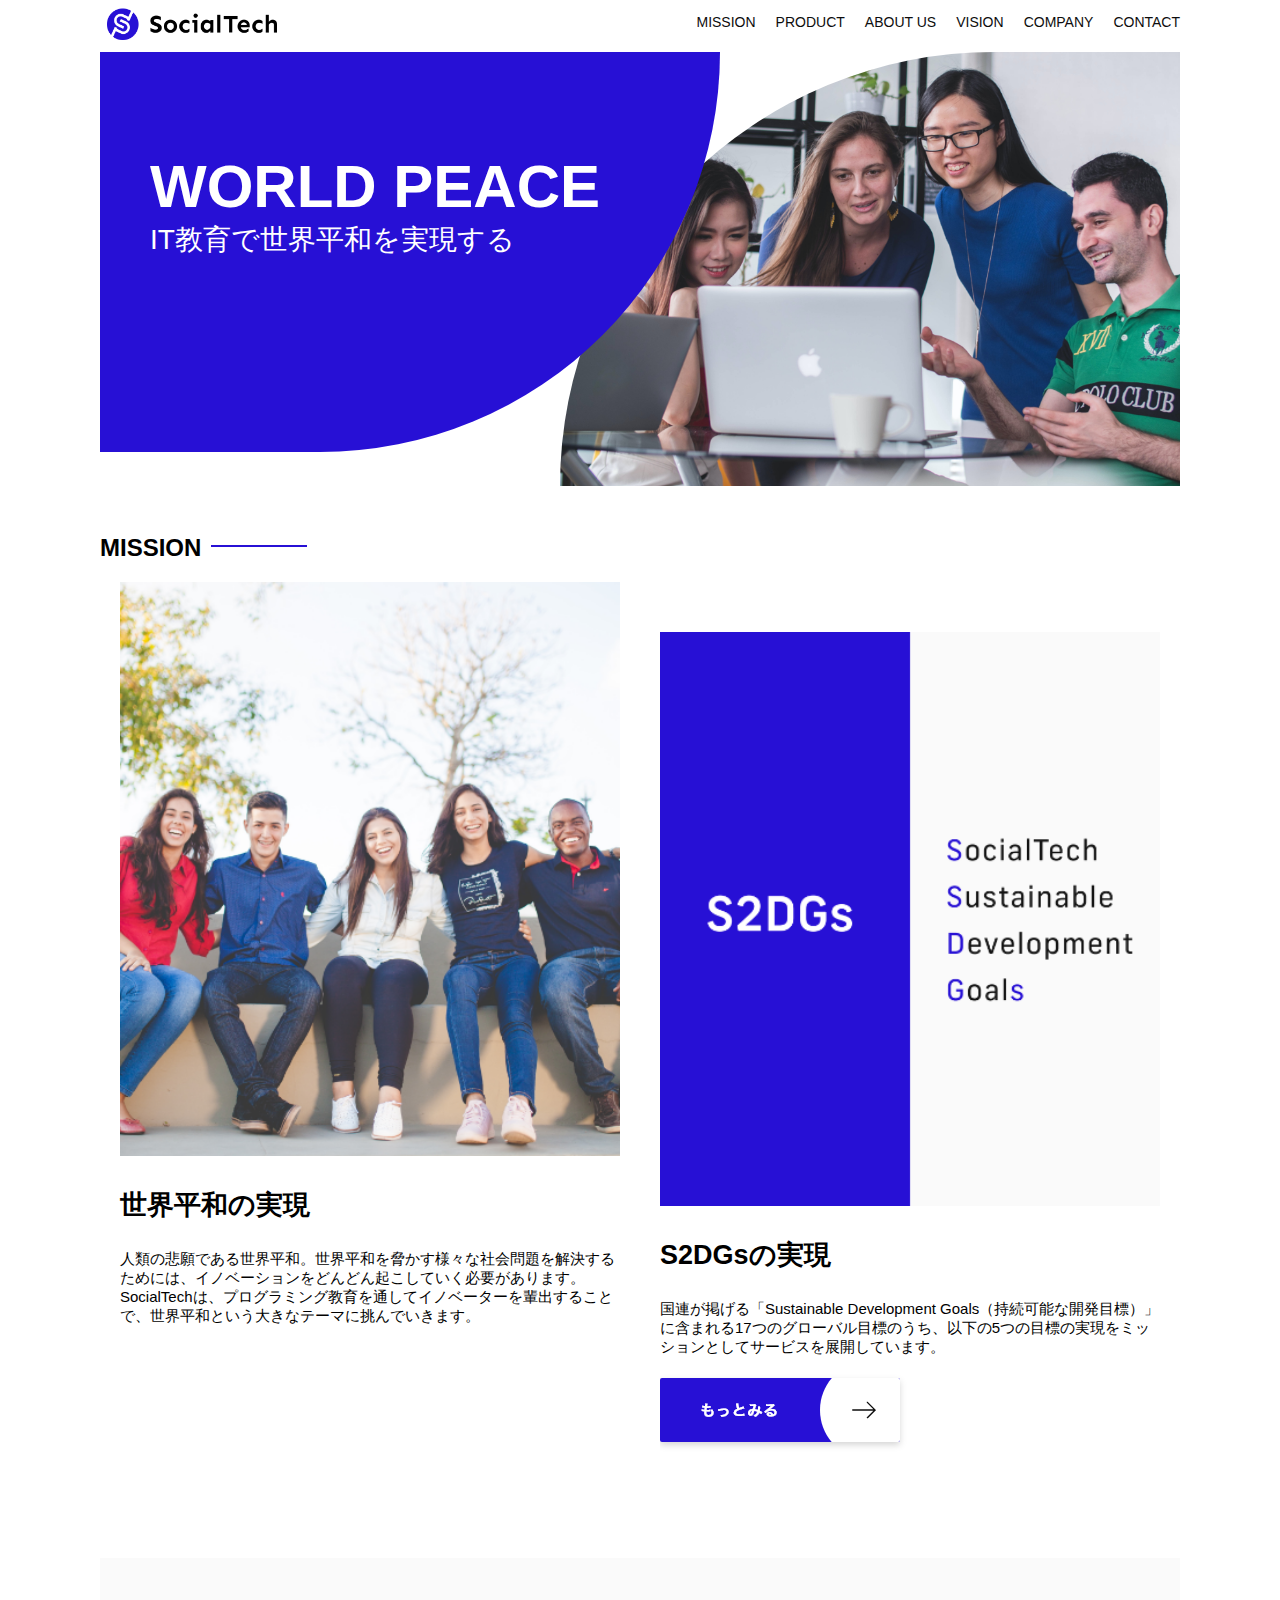
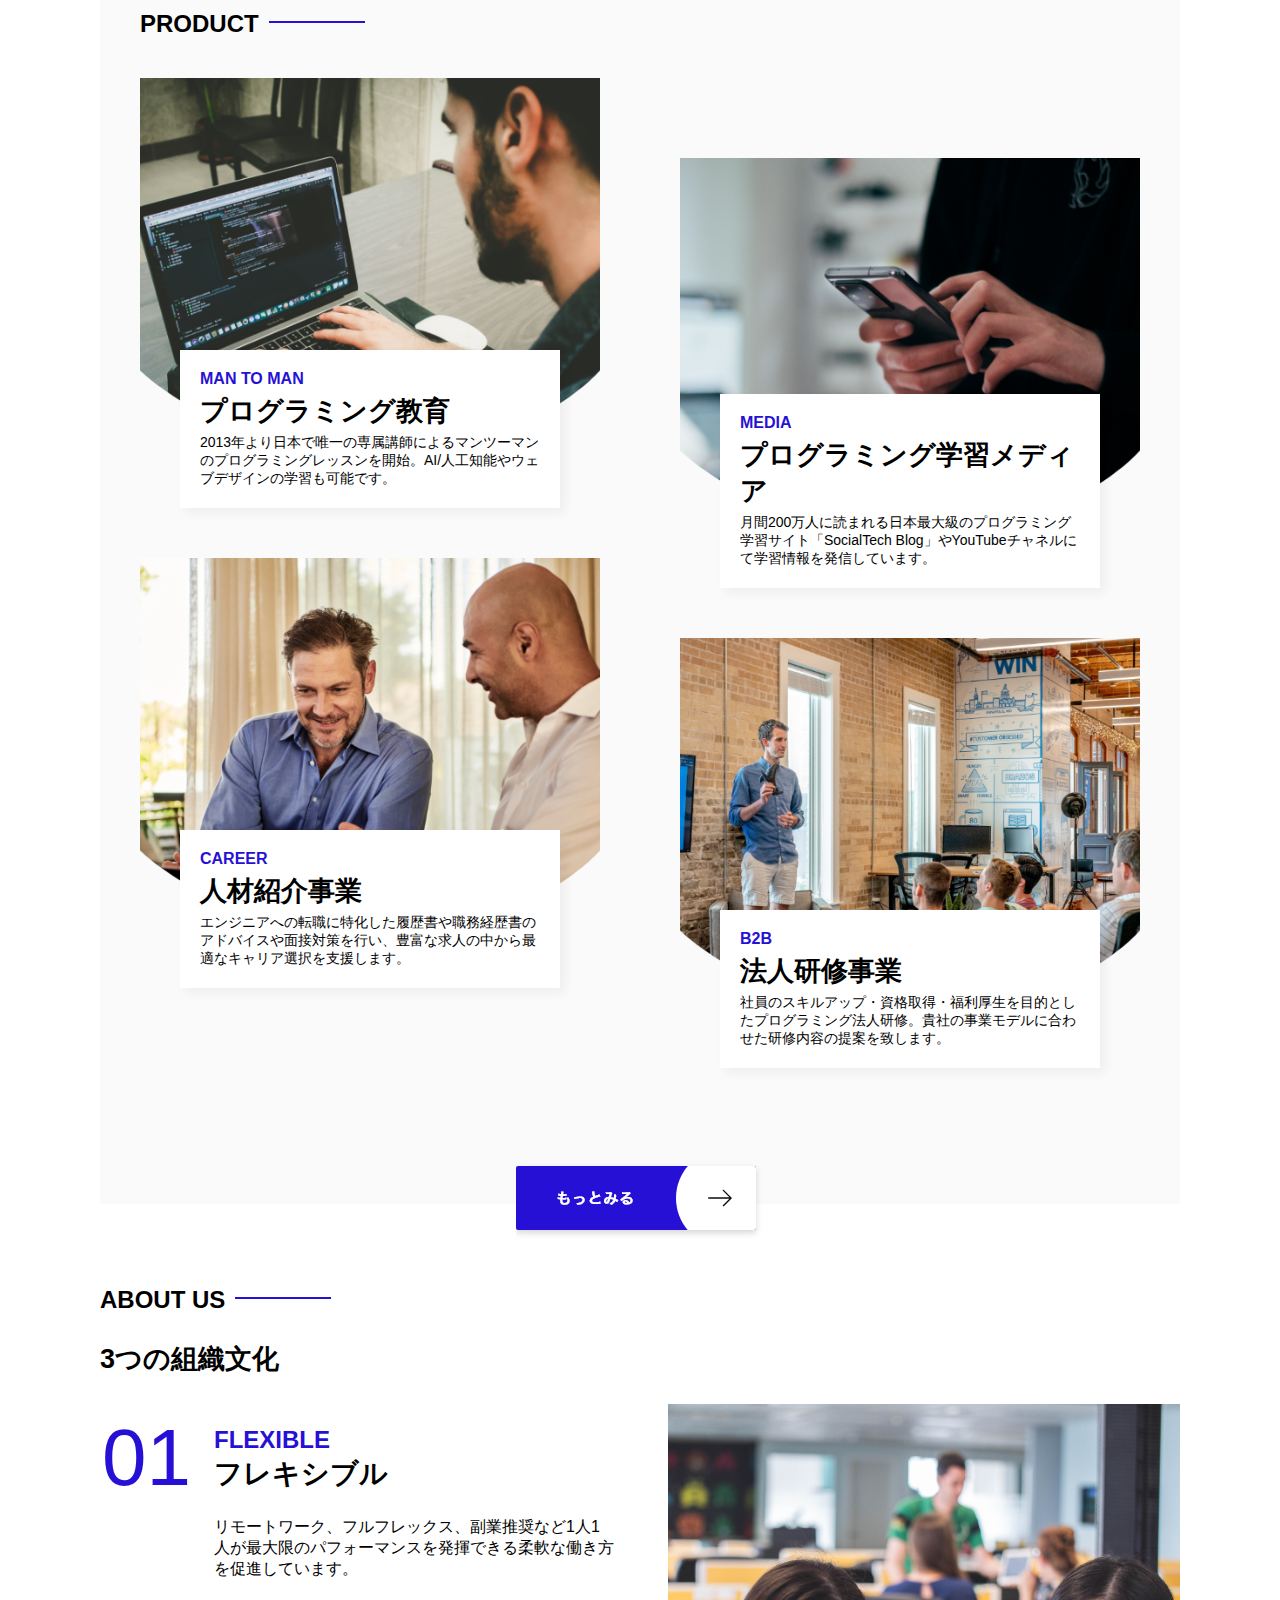
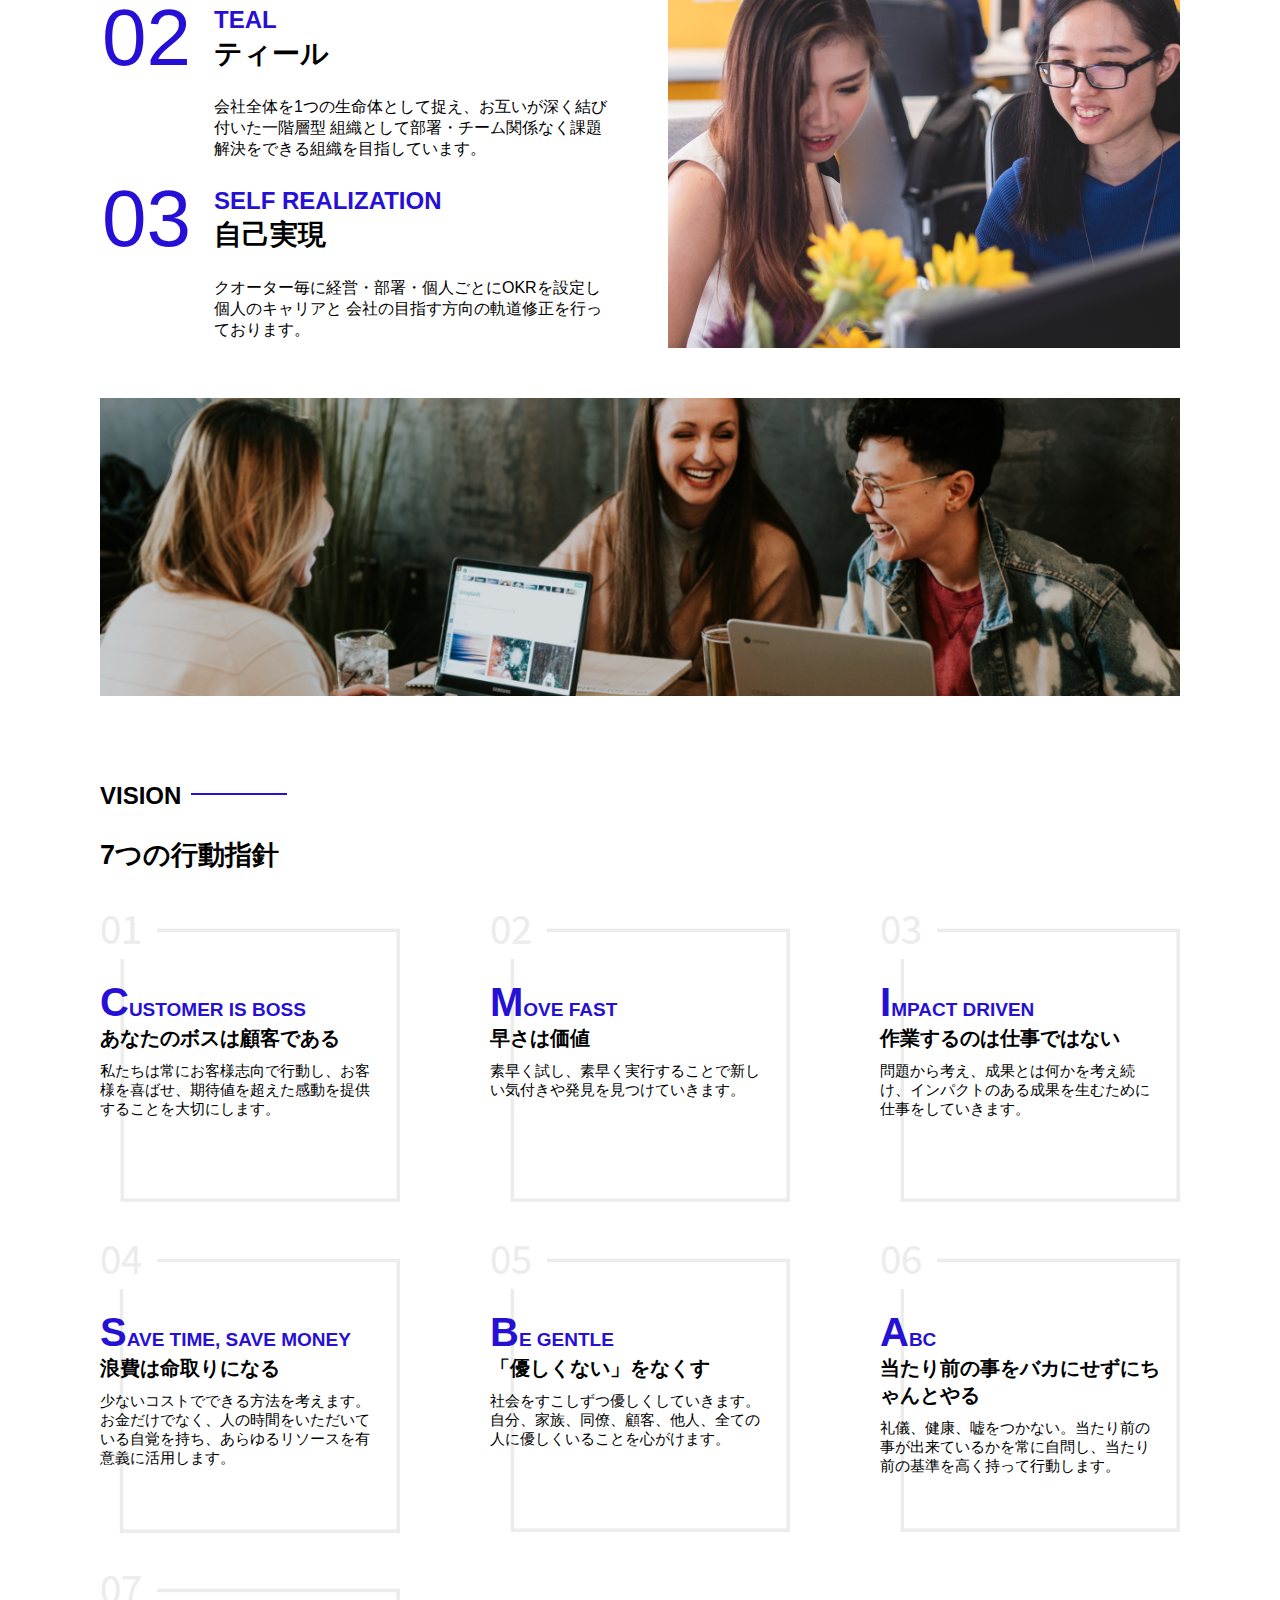
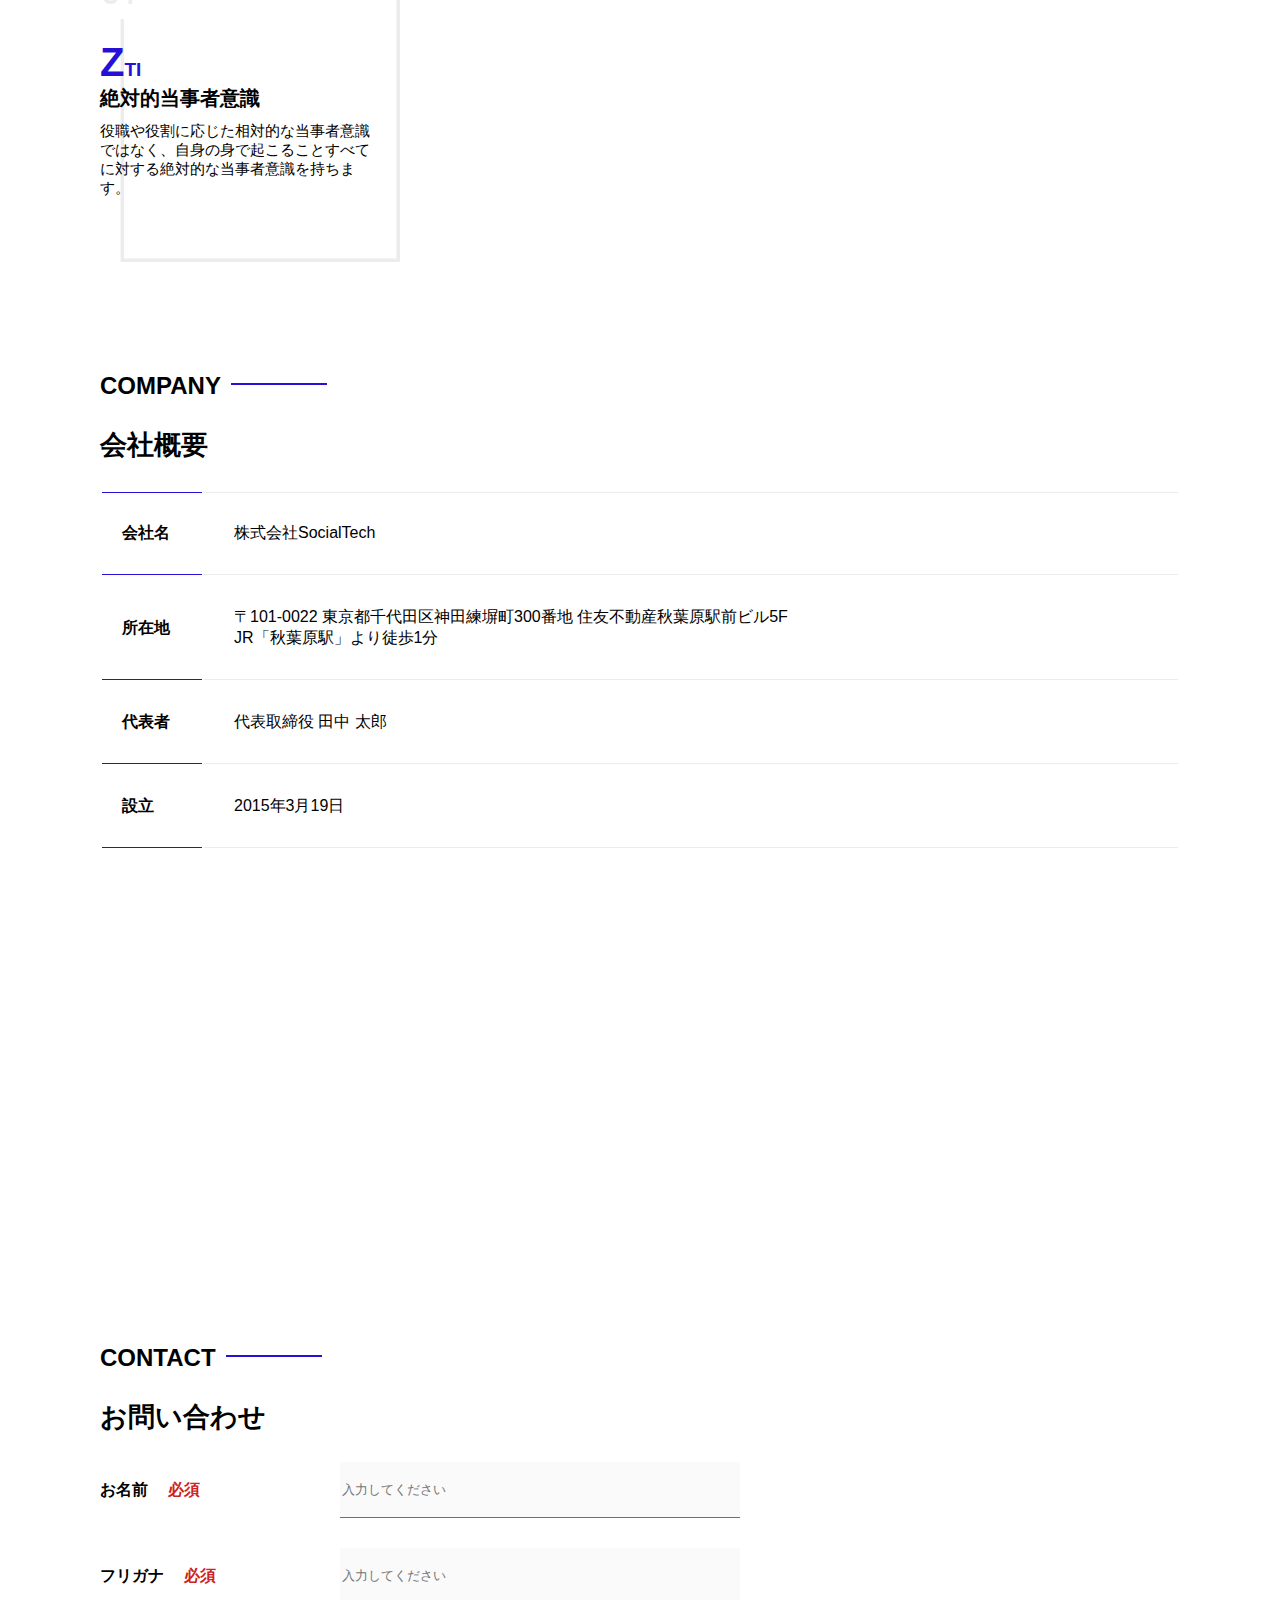
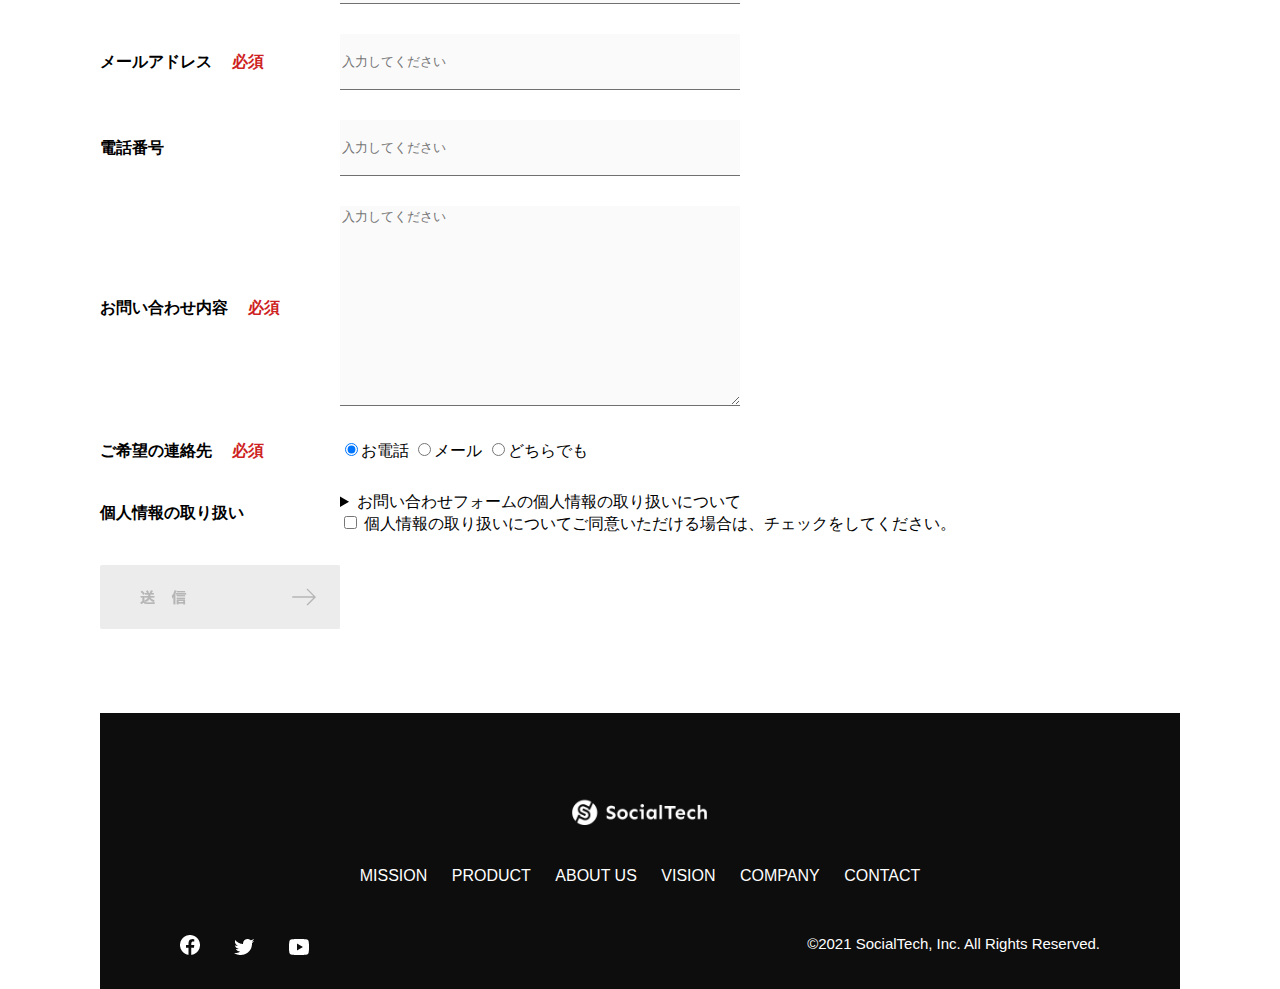
<file: socialtech/index.html>
<!DOCTYPE html>
<html>
    <head>
        <title>SocialTech</title>
        <meta charset="utf-8">
        <meta name="description" content="SocialTechはEdTech業界のリーディングカンパニーを目指します。">
        <meta name="viewport" content="width=device-width, initial-scale=1.0">
        <link rel="stylesheet" href="style.css">
    </head>
    <body>
        <header>
            <a href="index.html" id="logo">
                <img src="images/logo.png" alt="トップページに戻る"></a>
                <nav id="nav-pc">
                    <ul>
                        <li><a href="mission.html">MISSION</a></li>
                        <li><a href="product.html">PRODUCT</a></li>
                        <li><a href="index.html#aboutus">ABOUT US</a></li>
                        <li><a href="index.html#vision">VISION</a></li>
                        <li><a href="index.html#company">COMPANY</a></li>
                        <li><a href="index.html#contact">CONTACT</a></li>
                    </ul>
                </nav>
                  <button id="menu-sp" onclick="document.getElementById('nav-sp').style.display = 'block'">
                  <img src="images/button-menu.png" alt="ナビゲーションを開く">
                </button>
                  <div id="nav-sp">
                    <button id="close" onclick="document.getElementById('nav-sp').style.display = 'none'">
                    <img src="images/button-close.png" alt="ナビゲーションを閉じる">
                    </button>
                    <nav>
                    <ul>
                      <li>
                        <a id="logo-sp" href="index.html" onclick="document.getElementById('nav-sp').style.display = 'none'"><img src="images/logo-sp.png" alt="トップページに戻る"></a>
                      </li>
                      <li><a class="menu" href="mission.html" onclick="document.getElementById('nav-sp').style.display = 'none'">MISSION</a></li>
                      <li><a class="menu" href="product.html" onclick="document.getElementById('nav-sp').style.display = 'none'">PRODUCT</a></li>
                      <li><a class="menu" href="index.html#aboutus" onclick="document.getElementById('nav-sp').style.display = 'none'">ABOUT US</a></li>
                      <li><a class="menu" href="index.html#vision" onclick="document.getElementById('nav-sp').style.display = 'none'">VISION</a></li>
                      <li><a class="menu" href="index.html#company" onclick="document.getElementById('nav-sp').style.display = 'none'">COMPANY</a></li>
                      <li><a class="menu" href="index.html#contact" onclick="document.getElementById('nav-sp').style.display = 'none'">CONTACT</a></li>
                    </ul>
                  </nav>
                  <div id="sns">
                    <a href="https://www.facebook.com/sejuku2013">
                      <img src="images/button-facebook.png" alt="Facebookのリンク">
                    </a>
                    <a href="https://twitter.com/samuraijuku">
                      <img src="images/button-twitter.png" alt="Twitterのリンク">
                    </a>
                    <a href="https://www.youtube.com/channel/UCCFOQO5aDK0xXam4cUQXT8g">
                      <img src="images/button-youtube.png" alt="YouTubeのリンク">
                    </a>
                  </div>
                </div>
        </header>
        <main>
            <article>
                <section id="main-visual">
                    <div id="main-message">
                        <h1>WORLD PEACE</h1>
                        <p>IT教育で世界平和を実現する</p>
                    </div>
                    <img src="images/index/index-main.png" alt="PCの周りに集まる多国籍の仲間たち">
                </section>
                <section id="mission">
                    <h2 class="index-h2">MISSION</h2>
                    <div id="mission-flex">
                    <div>
                        <img id="mission-photo" src="images/index/index-mission.png" alt="屋外のベンチで写真を撮影する多国籍の仲間たち">
                        <h3>世界平和の実現</h3>
                        <p>
                            人類の悲願である世界平和。世界平和を脅かす様々な社会問題を解決するためには、イノベーションをどんどん起こしていく必要があります。SocialTechは、プログラミング教育を通してイノベーターを輩出することで、世界平和という大きなテーマに挑んでいきます。
                        </p>
                    </div>
                    <div>
                        <img id="s2dgs" src="images/index/s2dgs.png" alt="S2DGs">
                        <h3>S2DGsの実現</h3>
                        <p>国連が掲げる「Sustainable Development Goals（持続可能な開発目標）」に含まれる17つのグローバル目標のうち、以下の5つの目標の実現をミッションとしてサービスを展開しています。</p>
                            <a href="mission.html">
                                <img src="images/button-more.png" alt="もっとみる">
                            </a>
                    </div>
                    </div>
                </section>
                <section id="product">
                    <h2 class="index-h2">PRODUCT</h2>
                    <div class="product-flex">
                      <div id="product-left">
                        <div>
                          <img class="product-photo" src="images/index/index-mantoman.png" alt="PCでコードを書く男性">
                          <div class="product-explain">
                            <span>MAN TO MAN</span>
                            <h3>プログラミング教育</h3>
                            <p>2013年より日本で唯一の専属講師によるマンツーマンのプログラミングレッスンを開始。AI/人工知能やウェブデザインの学習も可能です。</p>
                          </div>
                        </div>
                        <div>
                          <img class="product-photo" src="images/index/index-career.png" alt="笑顔で話し合う2人の男性">
                          <div class="product-explain">
                            <span>CAREER</span>
                            <h3>人材紹介事業</h3>
                            <p>エンジニアへの転職に特化した履歴書や職務経歴書のアドバイスや面接対策を行い、豊富な求人の中から最適なキャリア選択を支援します。</p>
                          </div>
                        </div>
                      </div>
                      <div id="product-right">
                         <div>
                           <img class="product-photo" src="images/index/index-media.png" alt="スマートフォンを操作する人">
                           <div class="product-explain">
                             <span>MEDIA</span>
                             <h3>プログラミング学習メディア</h3>
                             <p>月間200万人に読まれる日本最大級のプログラミング学習サイト「SocialTech Blog」やYouTubeチャネルにて学習情報を発信しています。</p>
                           </div>
                         </div>
                         <div>
                           <img class="product-photo" src="images/index/index-b2b.png" alt="講演中の男性とそれを聴く人々">
                           <div class="product-explain">
                             <span>B2B</span>
                             <h3>法人研修事業</h3>
                             <p>社員のスキルアップ・資格取得・福利厚生を目的としたプログラミング法人研修。貴社の事業モデルに合わせた研修内容の提案を致します。</p>
                           </div>
                         </div>
                       </div>
                     </div>
                     <div id="product-more">
                       <a href="product.html">
                         <img src="images/button-more.png" alt="もっとみる">
                        </a>
                    </div>
                </section>
                <section id="aboutus">
                    <h2 class="index-h2">ABOUT US</h2>
                    <h3>3つの組織文化</h3>
                    <div>
                        <table class="culture-table">
                            <tr>
                                <td class="culture-num">01</td>
                                <th>
                                    <span class="culture-en">FLEXIBLE</span><br>フレキシブル
                                </th>
                            </tr>
                            <tr>
                                <td>

                                </td>
                                <td class="culture-description">リモートワーク、フルフレックス、副業推奨など1人1人が最大限のパフォーマンスを発揮できる柔軟な働き方を促進しています。</td>
                            </tr>
                            <tr>
                                <td class="culture-num">02</td>
                                <th><span class="culture-en">TEAL</span><br>ティール</th>
                            </tr>
                            <tr>
                                <td>

                                </td>
                                <td class="culture-description">会社全体を1つの生命体として捉え、お互いが深く結び付いた一階層型 組織として部署・チーム関係なく課題解決をできる組織を目指しています。</td>
                            </tr>
                            <tr>
                                <td class="culture-num">03</td>
                                <th><span class="culture-en">SELF REALIZATION</span><br>自己実現</th>
                            </tr>
                            <tr>
                                <td>

                                </td>
                                <td class="culture-description">クオーター毎に経営・部署・個人ごとにOKRを設定し個人のキャリアと 会社の目指す方向の軌道修正を行っております。</td>
                            </tr>
                        </table>
                        <img class="culture-img" src="images/index/index-aboutus1.png" alt="笑顔で話し合う2人の女性">
                    </div>
                    <img class="culture-img2" src="images/index/index-aboutus2.png" alt="笑顔で話し合う3人の男女">
                  </section>
                <section id="vision">
                    <h2 class="index-h2">VISION</h2>
                    <h3>7つの行動指針</h3>
                    <div>
                    <div class="vision-box">
                        <img src="images/index/vision-01.png" alt="01">
                        <div>
                            <h4>CUSTOMER IS BOSS</h4>
                            <h5>あなたのボスは顧客である</h5>
                            <p>私たちは常にお客様志向で行動し、お客様を喜ばせ、期待値を超えた感動を提供することを大切にします。</p>
                        </div>
                    </div>
                    <div class="vision-box">
                        <img src="images/index/vision-02.png" alt="02">
                        <div>
                          <h4>MOVE FAST</h4>
                          <h5>早さは価値</h5>
                          <p>素早く試し、素早く実行することで新しい気付きや発見を見つけていきます。</p>
                        </div>
                      </div>
                      <div class="vision-box">
                        <img src="images/index/vision-03.png" alt="03">
                        <div>
                          <h4>IMPACT DRIVEN</h4>
                          <h5>作業するのは仕事ではない</h5>
                          <p>問題から考え、成果とは何かを考え続け、インパクトのある成果を生むために仕事をしていきます。</p>
                        </div>
                      </div>
                      <div class="vision-box">
                        <img src="images/index//vision-04.png" alt="04">
                        <div>
                          <h4>SAVE TIME, SAVE MONEY</h4>
                          <h5>浪費は命取りになる</h5>
                          <p>少ないコストでできる方法を考えます。お金だけでなく、人の時間をいただいている自覚を持ち、あらゆるリソースを有意義に活用します。</p>
                        </div>
                      </div>
                      <div class="vision-box">
                        <img src="images/index/vision-05.png" alt="05">
                        <div>
                          <h4>BE GENTLE</h4>
                          <h5>「優しくない」をなくす</h5>
                          <p>社会をすこしずつ優しくしていきます。自分、家族、同僚、顧客、他人、全ての人に優しくいることを心がけます。</p>
                        </div>
                      </div>
                      <div class="vision-box">
                        <img src="images/index/vision-06.png" alt="06">
                        <div>
                          <h4>ABC</h4>
                          <h5>当たり前の事をバカにせずにちゃんとやる</h5>
                          <p>礼儀、健康、嘘をつかない。当たり前の事が出来ているかを常に自問し、当たり前の基準を高く持って行動します。</p>
                        </div>
                      </div>
                      <div class="vision-box">
                        <img src="images/index/vision-07.png" alt="07">
                        <div>
                          <h4>ZTI</h4>
                          <h5>絶対的当事者意識</h5>
                          <p>役職や役割に応じた相対的な当事者意識ではなく、自身の身で起こることすべてに対する絶対的な当事者意識を持ちます。</p>
                        </div>
                      </div>
                    </div>
                </section>
                <section id="company">
                    <h2 class="index-h2">COMPANY</h2>
                    <h3>会社概要</h3>
                    <table id="company-table">
                        <tr>
                            <th class="tableheader tableheader-first">会社名</th>
                            <td class="cell cell-first">株式会社SocialTech</td>
                        </tr>
                        <tr>
                            <th class="tableheader">所在地</th>
                            <td class="cell">〒101-0022 東京都千代田区神田練塀町300番地 住友不動産秋葉原駅前ビル5F<br>JR「秋葉原駅」より徒歩1分</td>
                        </tr>
                        <tr>
                            <th class="tableheader">代表者</th>
                            <td class="cell">代表取締役 田中 太郎</td>
                        </tr>
                        <tr>
                            <th class="tableheader">設立</th>
                            <td class="cell">2015年3月19日</td>
                        </tr>
                    </table>
                    <iframe
                    src="https://www.google.com/maps/embed?pb=!1m18!1m12!1m3!1d3240.0683662211727!2d139.77194512972116!3d35.69993520436101!2m3!1f0!2f0!3f0!3m2!1i1024!2i768!4f13.1!3m3!1m2!1s0x60188fee13660e23%3A0x77137876edf742ac!2z5L2P5Y-L5LiN5YuV55Sj56eL6JGJ5Y6f6aeF5YmN44OT44Or!5e0!3m2!1sja!2sjp!4v1734849855968!5m2!1sja!2sjp" width="600" height="450" style="border:0;" allowfullscreen="" loading="lazy" referrerpolicy="no-referrer-when-downgrade"
                    style="border: 0;" allowfullscreen="" loading="lazy">
                    </iframe>
                </section>
                <section id="contact">
                    <h2 class="index-h2">CONTACT</h2>
                    <h3>お問い合わせ</h3>
                    <form>
                        <div>
                            <div class="contact-heading">
                                <label class="contact-label">お名前<span class="contact-span">必須</span></label>
                            </div>
                            <div>
                                <input type="text" name="name" placeholder="入力してください" class="contact-textbox">
                            </div>
                        </div>
                        <div>
                            <div class="contact-heading">
                                <label class="contact-label">フリガナ<span class="contact-span">必須</span></label>
                            </div>
                            <div>
                                <input type="text" name="hurigana" placeholder="入力してください" class="contact-textbox">
                            </div>
                        </div>
                        <div>
                            <div class="contact-heading">
                                <label class="contact-label">メールアドレス<span class="contact-span">必須</span></label>
                            </div>
                            <div>
                                <input type="text" name="email" placeholder="入力してください" class="contact-textbox">
                            </div>
                        </div>
                        <div>
                            <div class="contact-heading">
                                <label class="contact-label">電話番号</label>
                            </div>
                            <div>
                                <input type="text" name="tel" placeholder="入力してください" class="contact-textbox">
                            </div>
                        </div>
                        <div>
                            <div class="contact-heading">
                                <label class="contact-label">お問い合わせ内容<span class="contact-span">必須</span></label>
                            </div>
                            <div>
                                <textarea class="contact-textarea" placeholder="入力してください" name="message"></textarea>
                            </div>
                        </div>
                        <div>
                            <div class="contact-heading">
                                <label class="contact-label">ご希望の連絡先<span class="contact-span">必須</span></label>
                            </div>
                            <div>
                                <input class="radiobutton" type="radio" value="tel" name="contact" checked><label>お電話</label>
                                <input class="radiobutton" type="radio" value="mail" name="contact"><label>メール</label>
                                <input class="radiobutton" type="radio" value="both" name="contact"><label>どちらでも</label>
                            </div>
                        </div>
                        <div>
                            <div class="contact-heading">
                                <label class="contact-label">個人情報の取り扱い</label>
                            </div>
                            <div>
                                <details>
                                    <summary>お問い合わせフォームの個人情報の取り扱いについて</summary>
                                    <div>
                                        <dl>
                                          <dt>１．組織の名称又は氏名</dt>
                                          <dd>株式会社SocialTech</dd>
                                          <dt>２．個人情報保護管理者（若しくはその代理人）の氏名又は職名、所属及び連絡先</dt>
                                          <dd>
                                            <p>鈴木 一郎 コーポレート部</p>
                                            <p>メールアドレス:samurai@example.com</p>
                                            <p>TEL:03-1234-5678</p>
                                          </dd>
                                          <dt>３．個人情報の利用目的</dt>
                                          <dd>
                                            <ul>
                                              <li>・本サービス及び本サービスに関連する情報の提供又はそれらに関する連絡のため</li>
                                              <li>・ユーザーの本人確認のため</li>
                                              <li>・当社サービスのご案内のため</li>
                                              <li>・当社の商品等の広告または宣伝（電子メールによるものを含むものとします。）</li>
                                            </ul>
                                          </dd>
                                          <dt>４．個人情報の取り扱い業務の委託</dt>
                                          <dd>個人情報の取扱業務の全部または一部を外部に業務委託する場合があります。その際、弊社は、個人情報を適切に保護できる管理体制を敷き実行していることを条件として委託先を厳選したうえで、機密保持契約を委託先と締結し、お客様の個人情報を厳密に管理させます。</dd>
                                          <dt>５．個人情報の開示等の請求</dt>
                                          <dd>
                                            お客様は、弊社に対してご自身の個人情報の開示等（利用目的の通知、開示、内容の訂正・追加・削除、利用の停止または消去、第三者への提供の停止）に関して、当社問合わせ窓口に申し出ることができます。<br>
                                            その際、弊社はお客様ご本人を確認させていただいたうえで、合理的な期間内に対応いたします。<br>
                                            なお、個人情報に関する弊社問合わせ先は、次の通りです。
                                          </dd>
                                          <dd>
                                            <p>株式会社SocialTech 個人情報問合せ窓口</p>
                                            <p>〒150-0043 東京都千代田区神田練塀町300番地 住友不動産秋葉原駅前ビル5F</p>
                                            <p>メールアドレス:samurai@example.com TEL:03-1234-5678</p>
                                          </dd>
                    
                                          <dt>６．個人情報を提供されることの任意性について</dt>
                                          <dd>お客様がご自身の個人情報を弊社に提供されるか否かは、お客様のご判断によりますが、もしご提供されない場合には、適切なサービスが提供できない場合がありますので予めご了承ください。</dd>
                                        </dl>
                                      </div>
                                    </details>
                                    <input type="checkbox" name="agree">
                                    <span>個人情報の取り扱いについてご同意いただける場合は、チェックをしてください。</span>
                                </div>
                            </div>
                        <input type="image" src="images/button-submit.png" alt="送信する">
                    </form>
                </section>
            </article>
        </main>
        <footer>
          <div id="footer-logo">
            <img src="images/logo-sp.png" alt="SocialTech">
          </div>
          <div id="footer-link">
            <a href="mission.html">MISSION</a>
            <a href="product.html">PRODUCT</a>
            <a href="index.html#aboutus">ABOUT US</a>
            <a href="index.html#vision">VISION</a>
            <a href="index.html#company">COMPANY</a>
            <a href="index.html#contact">CONTACT</a>
          </div>
          <div id="sns-footer">
            <div class="sns-btns">
              <a href="https://www.facebook.com/sejuku2013"><img src="images/button-facebook.png" alt="Facebookのリンク"></a>
              <a href="https://twitter.com/samuraijuku"><img src="images/button-twitter.png" alt="Twitterのリンク"></a>
              <a href="https://www.youtube.com/channel/UCCFOQO5aDK0xXam4cUQXT8g"><img src="images/button-youtube.png" alt="YouTubeのリンク"></a>
            </div>
          <p id="copyright">&copy;2021 SocialTech, Inc. All Rights Reserved.</p>
          </div>
        </footer>
    </body>
</html>
</file>
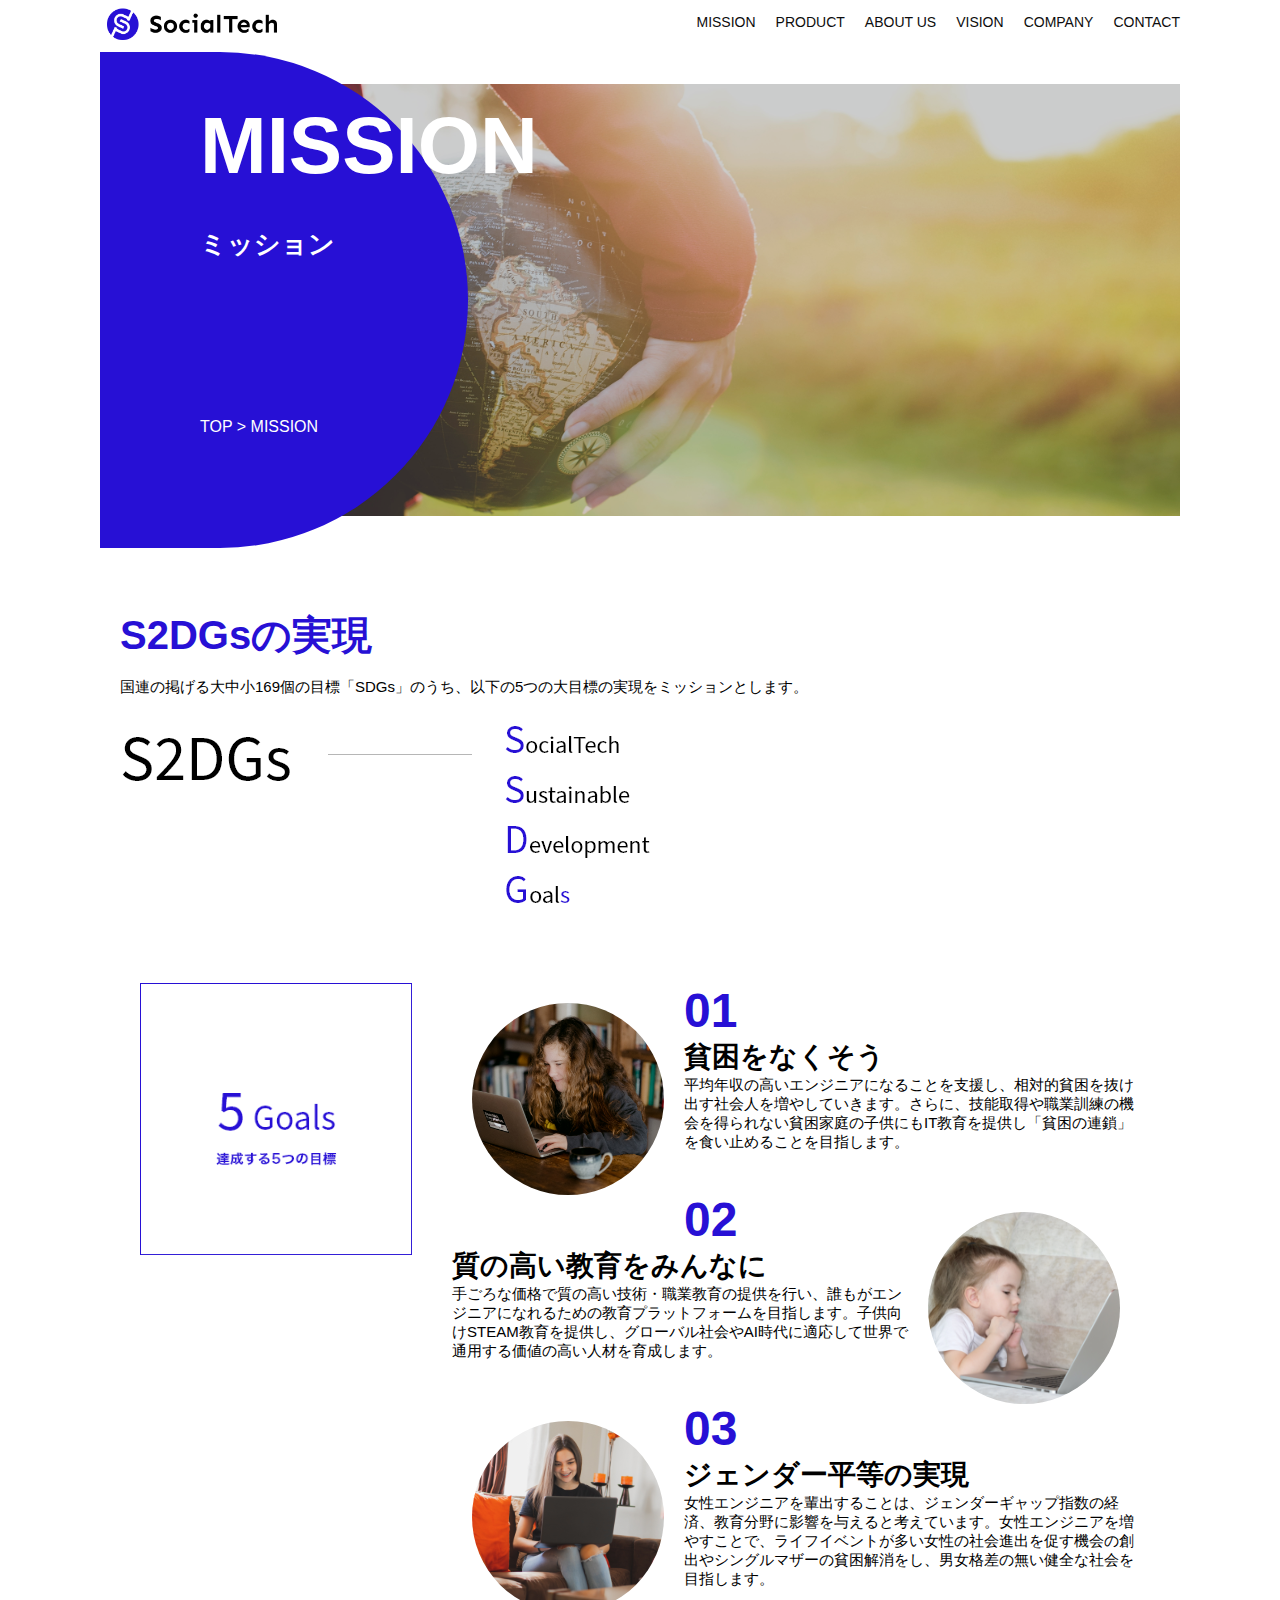
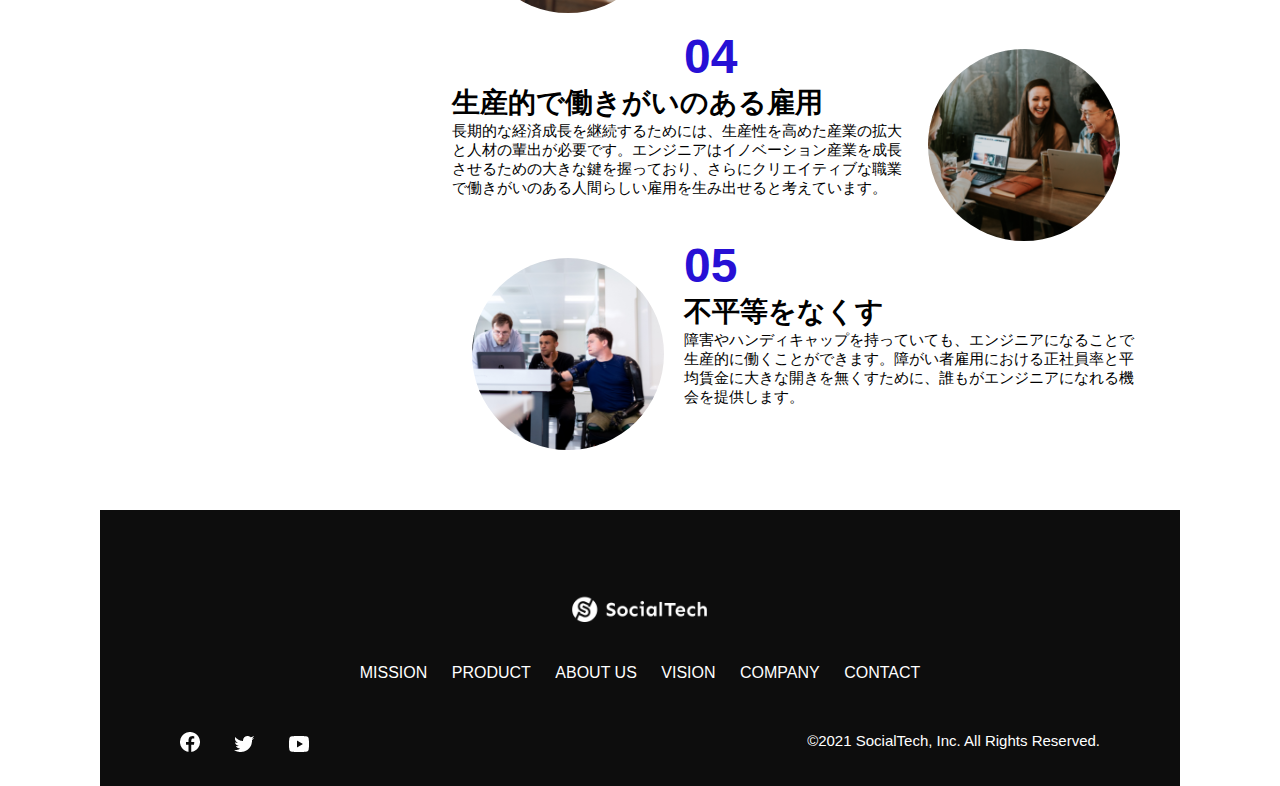
<file: socialtech/mission.html>
<!DOCTYPE html>
<html>
    <head>
        <title>SocialTech - MISSION ミッション -</title>
        <meta charset="utf-8">
        <meta name="description" content="SocialTechが目指す5つの目標（S2DGs）を紹介します">
        <meta name="viewport" content="width=device-width, initial-scale=1.0">
        <link rel="stylesheet" href="style.css">
    </head>
    <body>
        <!-- ヘッダー -->
        <header>
          <!-- ロゴ -->
          <a href="index.html" id="logo">
            <img src="images/logo.png" alt="トップページに戻る">
          </a>
    
          <!-- PC用ナビゲーション -->
          <nav id="nav-pc">
            <ul>
              <li><a href="mission.html">MISSION</a></li>
              <li><a href="product.html">PRODUCT</a></li>
              <li><a href="index.html#aboutus">ABOUT US</a></li>
              <li><a href="index.html#vision">VISION</a></li>
              <li><a href="index.html#company">COMPANY</a></li>
              <li><a href="index.html#contact">CONTACT</a></li>
            </ul>
          </nav>
    
          <!-- スマホ用メニューボタン -->
          <button id="menu-sp" onclick="document.getElementById('nav-sp').style.display = 'block'">
            <img src="images/button-menu.png" alt="ナビゲーションを開く">
          </button>
    
          <!-- スマホ用ナビゲーション -->
          <div id="nav-sp">
            <button id="close" onclick="document.getElementById('nav-sp').style.display = 'none'">
              <img src="images/button-close.png" alt="ナビゲーションを閉じる">
            </button>
    
            <nav>
              <ul>
                <li>
                  <a id="logo-sp" href="index.html" onclick="document.getElementById('nav-sp').style.display = 'none'"><img src="images/logo-sp.png" alt="トップページに戻る"></a>
                </li>
                <li><a class="menu" href="mission.html" onclick="document.getElementById('nav-sp').style.display = 'none'">MISSION</a></li>
                <li><a class="menu" href="product.html" onclick="document.getElementById('nav-sp').style.display = 'none'">PRODUCT</a></li>
                <li><a class="menu" href="index.html#aboutus" onclick="document.getElementById('nav-sp').style.display = 'none'">ABOUT US</a></li>
                <li><a class="menu" href="index.html#vision" onclick="document.getElementById('nav-sp').style.display = 'none'">VISION</a></li>
                <li><a class="menu" href="index.html#company" onclick="document.getElementById('nav-sp').style.display = 'none'">COMPANY</a></li>
                <li><a class="menu" href="index.html#contact" onclick="document.getElementById('nav-sp').style.display = 'none'">CONTACT</a></li>
              </ul>
            </nav>
            <div id="sns">
              <a href="https://www.facebook.com/sejuku2013">
                <img src="images/button-facebook.png" alt="Facebookのリンク">
              </a>
              <a href="https://twitter.com/samuraijuku">
                <img src="images/button-twitter.png" alt="Twitterのリンク">
              </a>
              <a href="https://www.youtube.com/channel/UCCFOQO5aDK0xXam4cUQXT8g">
                <img src="images/button-youtube.png" alt="YouTubeのリンク">
              </a>
            </div>
          </div>
        </header>
    
        <main>
          <article>
            <section id="mission-main">
                <div class="mission-main-inner">
                    <div id="mission-title">
                        <h1>MISSION<br><span>ミッション</span></h1>
                        <p>TOP > MISSION</p>
                    </div>
                </div>
            </section>
            <section id="mission-s2dgs">
              <h2 class="mission-h2">S2DGsの実現</h2>
              <p>国連の掲げる大中小169個の目標「SDGs」のうち、以下の5つの大目標の実現をミッションとします。</p>
              <img src="images/mission/mission-s2dgs.png" alt="S2DGs">
            </section>
            <section id="mission-five-goals">
              <div class="five-goals-image">
                <img src="images/mission/mission-5goals.png" alt="5Goals">
              </div>
            <div class="five-goals-read">
              <div>
                <img class="fivegoals-image-left" src="images/mission/mission-5goals01.png" alt="PCを操作する女の子">
                <span class="fivegoals-number">01</span>
                <h3 class="fivegoals-h3">貧困をなくそう</h3>
                <p class="fivegoals-p">平均年収の高いエンジニアになることを支援し、相対的貧困を抜け出す社会人を増やしていきます。さらに、技能取得や職業訓練の機会を得られない貧困家庭の子供にもIT教育を提供し「貧困の連鎖」を食い止めることを目指します。</p>
              </div>
              <div>
                <img class="fivegoals-image-right" src="images/mission/mission-5goals02.png" alt="PCを見つめる小さい女の子">
                <span class="fivegoals-number">02</span>
                <h3 class="fivegoals-h3">質の高い教育をみんなに</h3>
                <p class="fivegoals-p">手ごろな価格で質の高い技術・職業教育の提供を行い、誰もがエンジニアになれるための教育プラットフォームを目指します。子供向けSTEAM教育を提供し、グローバル社会やAI時代に適応して世界で通用する価値の高い人材を育成します。</p>
              </div>
              <div>
                <img class="fivegoals-image-left" src="images/mission/mission-5goals03.png" alt="PCを操作する女性">
                <span class="fivegoals-number">03</span>
                <h3 class="fivegoals-h3">ジェンダー平等の実現</h3>
                <p class="fivegoals-p">女性エンジニアを輩出することは、ジェンダーギャップ指数の経済、教育分野に影響を与えると考えています。女性エンジニアを増やすことで、ライフイベントが多い女性の社会進出を促す機会の創出やシングルマザーの貧困解消をし、男女格差の無い健全な社会を目指します。</p>
              </div>
              <div>
                <img class="fivegoals-image-right" src="images/mission/mission-5goals04.png" alt="笑顔で話し合う3人の男女">
                <span class="fivegoals-number">04</span>
                <h3 class="fivegoals-h3">生産的で働きがいのある雇用</h3>
                <p class="fivegoals-p">長期的な経済成長を継続するためには、生産性を高めた産業の拡大と人材の輩出が必要です。エンジニアはイノベーション産業を成長させるための大きな鍵を握っており、さらにクリエイティブな職業で働きがいのある人間らしい雇用を生み出せると考えています。</p>
              </div>
              <div>
                <img class="fivegoals-image-left" src="images/mission/mission-5goals05.png" alt="障害を持つ男性が生き生きと働く様子">
                <span class="fivegoals-number">05</span>
                <h3 class="fivegoals-h3">不平等をなくす</h3>
                <p class="fivegoals-p">障害やハンディキャップを持っていても、エンジニアになることで生産的に働くことができます。障がい者雇用における正社員率と平均賃金に大きな開きを無くすために、誰もがエンジニアになれる機会を提供します。</p>
              </div>
            </div>
          </section>
          </article>
        </main>
        <footer>
          <div id="footer-logo">
            <img src="images/logo-sp.png" alt="SocialTech">
          </div>
          <div id="footer-link">
            <a href="mission.html">MISSION</a>
            <a href="product.html">PRODUCT</a>
            <a href="index.html#aboutus">ABOUT US</a>
            <a href="index.html#vision">VISION</a>
            <a href="index.html#company">COMPANY</a>
            <a href="index.html#contact">CONTACT</a>
          </div>
          <div id="sns-footer">
            <div class="sns-btns">
              <a href="https://www.facebook.com/sejuku2013"><img src="images/button-facebook.png" alt="Facebookのリンク"></a>
              <a href="https://twitter.com/samuraijuku"><img src="images/button-twitter.png" alt="Twitterのリンク"></a>
              <a href="https://www.youtube.com/channel/UCCFOQO5aDK0xXam4cUQXT8g"><img src="images/button-youtube.png" alt="YouTubeのリンク"></a>
            </div>
            <p id="copyright">&copy;2021 SocialTech, Inc. All Rights Reserved.</p>
          </div>
        </footer>
      </body>
    </html>
</file>
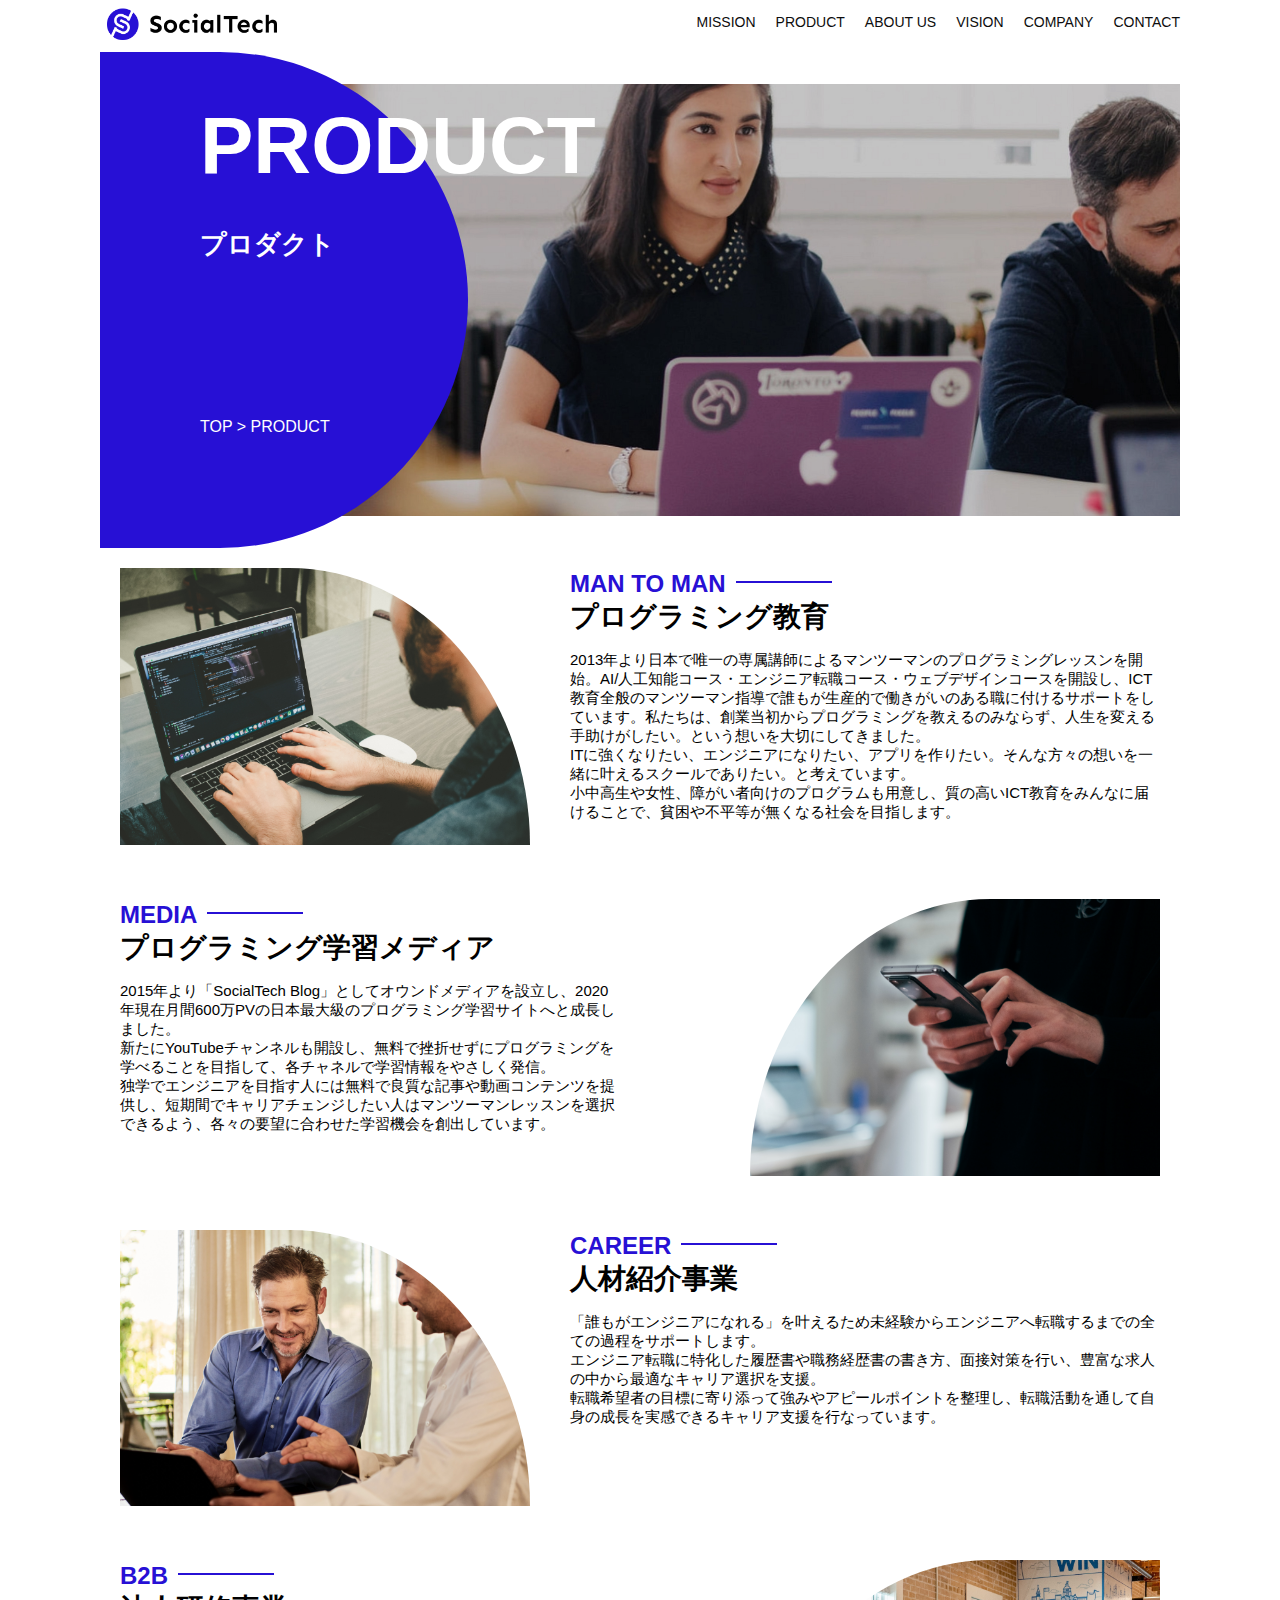
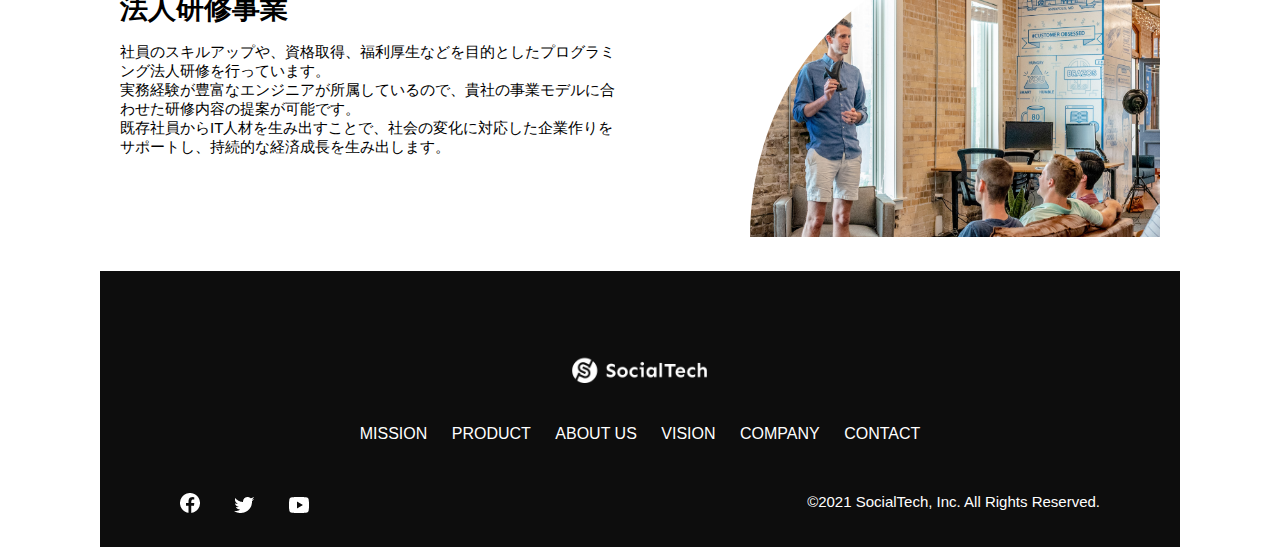
<file: socialtech/product.html>
<!DOCTYPE html>
<html>
    <head>
        <title>SocialTech -PRODUCT プロダクト-</title>
        <meta charset="utf-8">
        <meta name="description" content="SocialTechの4つのプロダクトを紹介します">
        <meta name="viewport" content="width=device-width, initial-scale=1.0">
        <link rel="stylesheet" href="style.css">
    </head>
    <body>
        <!-- ヘッダー -->
        <header>
          <!-- ロゴ -->
          <a href="index.html" id="logo">
            <img src="images/logo.png" alt="トップページに戻る">
          </a>
    
          <!-- PC用ナビゲーション -->
          <nav id="nav-pc">
            <ul>
              <li><a href="mission.html">MISSION</a></li>
              <li><a href="product.html">PRODUCT</a></li>
              <li><a href="index.html#aboutus">ABOUT US</a></li>
              <li><a href="index.html#vision">VISION</a></li>
              <li><a href="index.html#company">COMPANY</a></li>
              <li><a href="index.html#contact">CONTACT</a></li>
            </ul>
          </nav>
    
          <!-- スマホ用メニューボタン -->
          <button id="menu-sp" onclick="document.getElementById('nav-sp').style.display = 'block'">
            <img src="images/button-menu.png" alt="ナビゲーションを開く">
          </button>
    
          <!-- スマホ用ナビゲーション -->
          <div id="nav-sp">
            <button id="close" onclick="document.getElementById('nav-sp').style.display = 'none'">
              <img src="images/button-close.png" alt="ナビゲーションを閉じる">
            </button>
    
            <nav>
              <ul>
                <li>
                  <a id="logo-sp" href="index.html" onclick="document.getElementById('nav-sp').style.display = 'none'"><img src="images/logo-sp.png" alt="トップページに戻る"></a>
                </li>
                <li><a class="menu" href="mission.html" onclick="document.getElementById('nav-sp').style.display = 'none'">MISSION</a></li>
                <li><a class="menu" href="product.html" onclick="document.getElementById('nav-sp').style.display = 'none'">PRODUCT</a></li>
                <li><a class="menu" href="index.html#aboutus" onclick="document.getElementById('nav-sp').style.display = 'none'">ABOUT US</a></li>
                <li><a class="menu" href="index.html#vision" onclick="document.getElementById('nav-sp').style.display = 'none'">VISION</a></li>
                <li><a class="menu" href="index.html#company" onclick="document.getElementById('nav-sp').style.display = 'none'">COMPANY</a></li>
                <li><a class="menu" href="index.html#contact" onclick="document.getElementById('nav-sp').style.display = 'none'">CONTACT</a></li>
              </ul>
            </nav>
            <div id="sns">
              <a href="https://www.facebook.com/sejuku2013">
                <img src="images/button-facebook.png" alt="Facebookのリンク">
              </a>
              <a href="https://twitter.com/samuraijuku">
                <img src="images/button-twitter.png" alt="Twitterのリンク">
              </a>
              <a href="https://www.youtube.com/channel/UCCFOQO5aDK0xXam4cUQXT8g">
                <img src="images/button-youtube.png" alt="YouTubeのリンク">
              </a>
            </div>
          </div>
        </header>
    
        <main>
          <article>
            <section id="product-main">
                <div class="product-main-inner">
                    <div id="product-title">
                        <h1>PRODUCT<br><span>プロダクト</span></h1>
                        <p>TOP > PRODUCT</p>
                    </div>
                </div>
            </section>
            <section class="product-section product-section-left">
                <div class="product-section-img">
                    <img src="images/product/product-mantoman.png" alt="PCでコードを書く男性">
                </div>
                <div class="product-read">
                    <h2 class="product-h2">MAN TO MAN</h2>
                    <h3 class="product-h3">プログラミング教育</h3>
                    <p>2013年より日本で唯一の専属講師によるマンツーマンのプログラミングレッスンを開始。AI/人工知能コース・エンジニア転職コース・ウェブデザインコースを開設し、ICT教育全般のマンツーマン指導で誰もが生産的で働きがいのある職に付けるサポートをしています。私たちは、創業当初からプログラミングを教えるのみならず、人生を変える手助けがしたい。という想いを大切にしてきました。<br>ITに強くなりたい、エンジニアになりたい、アプリを作りたい。そんな方々の想いを一緒に叶えるスクールでありたい。と考えています。<br>小中高生や女性、障がい者向けのプログラムも用意し、質の高いICT教育をみんなに届けることで、貧困や不平等が無くなる社会を目指します。
                    </p>
                </div>
            </section>
            <section class="product-section product-section-right">
                <div class="product-read">
                    <h2 class="product-h2">MEDIA</h2>
                    <h3 class="product-h3">プログラミング学習メディア</h3>
                    <p>2015年より「SocialTech Blog」としてオウンドメディアを設立し、2020年現在月間600万PVの日本最大級のプログラミング学習サイトへと成長しました。<br>新たにYouTubeチャンネルも開設し、無料で挫折せずにプログラミングを学べることを目指して、各チャネルで学習情報をやさしく発信。<br>独学でエンジニアを目指す人には無料で良質な記事や動画コンテンツを提供し、短期間でキャリアチェンジしたい人はマンツーマンレッスンを選択できるよう、各々の要望に合わせた学習機会を創出しています。</p>
                </div>
                <div class="product-section-img">
                    <img src="images/product/product-media.png" alt="スマートフォンを操作する人">
                </div>
            </section>
            <section class="product-section product-section-left">
                <div class="product-section-img">
                    <img src="images/product/product-career.png" alt="笑顔で話し合う2人の男性">
                </div>
                <div class="product-read">
                    <h2 class="product-h2">CAREER</h2>
                    <h3 class="product-h3">人材紹介事業</h3>
                    <p>「誰もがエンジニアになれる」を叶えるため未経験からエンジニアへ転職するまでの全ての過程をサポートします。<br>エンジニア転職に特化した履歴書や職務経歴書の書き方、面接対策を行い、豊富な求人の中から最適なキャリア選択を支援。<br>転職希望者の目標に寄り添って強みやアピールポイントを整理し、転職活動を通して自身の成長を実感できるキャリア支援を行なっています。<br></p>
                </div>
            </section>
            <section class="product-section product-section-right">
                <div class="product-read">
                    <h2 class="product-h2">B2B</h2>
                    <h3 class="product-h3">法人研修事業</h3>
                    <p>社員のスキルアップや、資格取得、福利厚生などを目的としたプログラミング法人研修を行っています。<br>実務経験が豊富なエンジニアが所属しているので、貴社の事業モデルに合わせた研修内容の提案が可能です。<br>既存社員からIT人材を生み出すことで、社会の変化に対応した企業作りをサポートし、持続的な経済成長を生み出します。</p>
                </div>
                <div class="product-section-img">
                    <img src="images/product/product-b2b.png" alt="講演中の男性とそれを聴く人々">
                </div>
            </section>
          </article>
        </main>
        <footer>
          <div id="footer-logo">
            <img src="images/logo-sp.png" alt="SocialTech">
          </div>
          <div id="footer-link">
            <a href="mission.html">MISSION</a>
            <a href="product.html">PRODUCT</a>
            <a href="index.html#aboutus">ABOUT US</a>
            <a href="index.html#vision">VISION</a>
            <a href="index.html#company">COMPANY</a>
            <a href="index.html#contact">CONTACT</a>
          </div>
          <div id="sns-footer">
            <div class="sns-btns">
              <a href="https://www.facebook.com/sejuku2013"><img src="images/button-facebook.png" alt="Facebookのリンク"></a>
              <a href="https://twitter.com/samuraijuku"><img src="images/button-twitter.png" alt="Twitterのリンク"></a>
              <a href="https://www.youtube.com/channel/UCCFOQO5aDK0xXam4cUQXT8g"><img src="images/button-youtube.png" alt="YouTubeのリンク"></a>
            </div>
            <p id="copyright">&copy;2021 SocialTech, Inc. All Rights Reserved.</p>
          </div>
        </footer>
      </body>
    </html>
</file>
<file: socialtech/style.css>
* {
    box-sizing: border-box;
}

p {
    font-size: 15px;
}

body {
    max-width: 1080px;
    margin: 0 auto 0 auto;
    font-family: "Source Sans Pro", "Hiragino Kaku Gothic ProN", Meiryo, Arial, sans-serif;
}

header {
    display: flex;
    justify-content: space-between;
}

#nav-pc {
    font-size: 14px;
}

#nav-pc ul {
    display: flex;
    padding-left: 0;
}

#nav-pc li {
    list-style: none;
}

#nav-pc a {
    text-decoration: none;
    margin-left: 20px;
    color: #0d0d0d;
}

#nav-pc a:hover {
    text-decoration: underline;
}

#nav-sp,
#menu-sp {
    display: none;
}

#main-visual {
    position: relative;
    height: 400px;
}

#main-message {
    position: absolute;
    top: 0;
    left: 0;
    background-color: #2710d5;
    color: #ffffff;
    border-radius: 0 0 476px 0;
    max-width: 620px;
    height: 100%;
    width: 100%;
    z-index: 11;
}

#main-message h1 {
    font-size: 60px;
    margin: 100px 0 0 50px;
}

#main-message > p {
    font-size: 28px;
    margin: 0 0 0 50px;
}

#main-visual > img {
    max-width: 620px;
    border-radius: 476px 0 0 0;
    position: absolute;
    top: 0;
    right: 0;
    z-index: 10;
}

h2 {
    margin: 40px 0 0 0;
}

h2::after {
    content: url("images/line.png");
    margin-left: 10px;
}

h3 {
    font-size: 27px;
}

#mission {
    margin: 80px auto 80px auto;
}

#mission-flex {
    display: flex;
}

#mission-flex > div {
    width: 50%;
    margin: 20px;
}

#mission-photo {
    width: 100%;
}

#s2dgs {
    margin-top: 50px;
    width: 100%;
}

#product {
    background-color: #fafafa;
    margin: 80px 0 80px 0;
    padding: 10px 40px 0px 40px;
}
  
#product .product-flex {
    margin-top: 40px;
    display: flex;
}
  
#product-left {
    width: 50%;
    margin-right: 20px;
}
  
#product-right {
    width: 50%;
    margin-left: 20px;
    margin-top: 80px;
}
  
#product-left > div {
    position: relative;
    height: 480px;
    margin-right: 20px;
}
  
#product-right > div {
    position: relative;
    height: 480px;
    margin-left: 20px;
}

.product-photo {
    width: 100%;
}

.product-explain {
    background-color: #ffffff;
    position: absolute;
    left: 0;
    bottom: 50px;
    margin: 0 40px 0 40px;
    padding: 20px;
    box-shadow: 5px 5px 10px rgba(0, 0, 0, 0.05);
}

.product-explain > span {
    color: #2710d5;
    font-weight: bold;
    font-size: 16px;
    margin: 0;
}

.product-explain > h3 {
    margin: 5px 0 5px 0;
}

.product-explain > p {
    font-size: 14px;
    margin: 0;
}

#product-more {
    text-align: center;
}

#product-more a {
    position: relative;
    bottom: -42px;
}

#aboutus {
    margin: 80px auto 80px auto;
}

#aboutus > div {
    display: flex;
}

.culture-img {
    width: 50%;
    align-self: flex-start;
}

.culture-img2 {
    margin-top: 50px;
    width: 100%;
}

.culture-table {
    margin-right: 50px;
}

.culture-num {
    font-size: 80px;
    color: #2710d5;
    padding: 0 20px 0 0;
}

.culture-table th {
    text-align: left;
    font-size: 28px;
    font-weight: bold;
}

.culture-en {
    color: #2710d5;
    font-size: 24px;
}

.culture-description {
    margin: 0;
}

#vision {
    margin: 80px auto 80px auto;
}

#vision > div {
    display: flex;
    justify-content: space-between;
    flex-wrap: wrap;
}

.vision-box {
    width: 300px;
    height: 300px;
    margin-bottom: 30px;
    position: relative;
}

.vision-box > img {
    width: 100%;
    position: relative;
    z-index: 30;
}

.vision-box > div {
    position: absolute;
    top: 0;
    left: 0;
    z-index: 31;
    margin-right: 20px;
}

.vision-box > div > h4 {
    color: #2710d5;
    font-size: 19px;
    margin: 80px 0 0 0;
}

.vision-box > div > h4::first-letter {
    font-size: 40px;
}

.vision-box > div > h5 {
    font-size: 20px;
    margin: 0 0 0 0;
}

.vision-box > div > p {
    margin: 10px 0 0 0;
}

#company {
    margin: 80px auto 80px auto;
}

#company-table {
    width: 100%;
}

.tableheader {
    text-align: left;
    padding: 20px;
    border-bottom-color: #2710d5;
    border-bottom-width: 1px;
    border-bottom-style: solid;
    width: 100px;
}

.tableheader-first {
    border-top-color: #2710d5;
    border-top-width: 1px;
    border-top-style: solid;
}

.cell {
    padding: 30px;
    border-bottom-color: #ececec;
    border-bottom-width: 1px;
    border-bottom-style: solid;
}

.cell-first {
    border-top-color: #ececec;
    border-top-width: 1px;
    border-top-style: solid;
}

#company > iframe {
    width: 100%;
    height: 368px;
    margin-top: 40px;
}

#contact {
    margin: 80px auto 80px auto;
}
#contact > form > div {
    display: flex;
    flex-direction: row;
    flex-wrap: wrap;
    padding-bottom: 30px;
}

.contact-heading {
    width: 240px;
    align-self: center;
}

.contact-label {
    font-weight: bold;
}

.contact-span {
    color: #ce2222;
    margin: 0 0 0 20px;
    font-weight: bold;
}

.contact-textbox {
    border-top: 0px;
    border-left: 0px;
    border-right: 0px;
    border-bottom-width: 1px;
    border-bottom-color: #707070;
    border-style: solid;
    background-color: #fafafa;
    width: 400px;
    height: 56px;
}

.contact-textarea {
    border-top: 0px;
    border-left: 0px;
    border-right: 0px;
    border-bottom-width: 1px;
    border-bottom-color: #707070;
    background-color: #fafafa;
    width: 400px;
    height: 200px;
}

#contact dt {
    font-weight: bold;
}

#contact dd {
    margin: 0 0 16px 0;
}

#contact dd p {
    margin: 0;
}

#contact dd ul {
    padding-left: 0;
}

#contact dd li {
    margin-bottom: 0;
    list-style: none;
}

footer {
    background-color: #0d0d0d;
    text-align: center;
    padding: 80px 80px 30px 80px;
}

#footer-logo {
    margin-bottom: 30px;
}

#footer-link {
    margin-bottom: 50px;
}

#footer-link > a {
    text-decoration: none;
    margin: 10px;
    color: #ffffff;
}

#footer-link > a:hover {
    text-decoration: underline;
}

#sns-footer {
    display: flex;
    justify-content: space-between;
    text-align: left;
}

#sns-footer a {
    margin-right: 30px;
}

#copyright {
    color: #ffffff;
    margin: 0px;
}

 /* mission.html用スタイル */
/* ミッションのメインビジュアル */

.mission-main-inner {
    background-image: url("images/mission/mission-main.png");
    background-repeat: no-repeat;
    background-position-y: center;
}

#mission-title {
    background-color: #2710d5;
    width: 368px;
    color: #ffffff;
    height: 496px;
    border-radius: 0 248px 248px 0;
    position: relative;
}

#mission-title h1 {
    position: absolute;
    top: 0;
    left: 100px;
    font-size: 80px;
    line-height: 1;
}

#mission-title h1 span {
    font-size: 26px;
}

#mission-title > p {
    position: absolute;
    top: 350px;
    left: 100px;
    font-size: 16px;
}

#mission-s2dgs {
    padding: 20px;
}

.mission-h2 {
    color: #2710d5;
    font-size: 40px;
}

.mission-h2::after {
    content: none;
}

#mission-five-goals {
    padding: 20px;
    display: flex;
}

#mission-five-goals .five-goals-image {
    width: 30%;
    padding: 20px;
}

#mission-five-goals .five-goals-image img {
    width: 100%;
}
#mission-five-goals .five-goals-read {
    width: 70%;
    padding: 20px;
}

#mission-five-goals .five-goals-read > div {
    margin-bottom: 40px;
}

.fivegoals-image-right {
    float: right;
    margin: 20px;
}

.fivegoals-image-left {
    float: left;
    margin: 20px;
}

.fivegoals-number {
    color: #2710d5;
    font-size: 48px;
    font-weight: bold;
    margin: 0;
}

.fivegoals-h3 {
    font-size: 28px;
    margin: 0;
}

.fivegoals-p {
    margin: 0;
}

.product-main-inner {
    background-image: url(images/product/product-main.png);
    background-repeat: no-repeat;
    background-position-y: center;
}

#product-title {
    background-color: #2710d5;
    width: 368px;
    color: #ffffff;
    height: 496px;
    border-radius: 0 248px 248px 0;
    position: relative;
}

#product-title h1 {
    position: absolute;
    top: 0;
    left: 100px;
    font-size: 80px;
    line-height: 1;
}

#product-title h1 span {
    font-size: 26px;
}

#product-title > p {
    position: absolute;
    top: 350px;
    left: 100px;
    font-size: 16px;
}

.product-section {
    display: flex;
    padding: 20px 20px 0;
}

.product-section .product-section-img {
    width: 450px;
}

.product-section-left .product-section-img img {
    width: 100%;
    padding: 0 40px 30px 0;
    border-radius: 0 432px 0 0;
}

.product-section-left .product-read {
    width: 50%;
    flex-grow: 1;
}

.product-section-left .product-read p {
    margin-bottom: 0;
}

.product-section-right {
    justify-content: space-between;
}

.product-section-right .product-section-img img {
    width: 100%;
    padding: 0 0 30px 40px;
    border-radius: 432px 0 0 0;
}

.product-section-right .product-read {
    width: 500px;
}

.product-h2 {
    color: #2710d5;
    font-size: 24px;
    margin: 0;
}

.product-h3 {
    font-size: 28px;
    margin: 0;
}

@media screen and (max-width: 767px) {
    #nav-pc {
        display: none;
    }

    #menu-sp {
        display: block;
        background-color: transparent;
        float: right;
        padding: 0;
        border: none;
    }

    #nav-sp {
        background-color: #2710d5;
        position: fixed;
        left: 0;
        top: 0;
        width: 100%;
        height: 100%;
        display: none;
        z-index: 100;
    }

    #close {
        position: absolute;
        top: 20px;
        right: 20px;
        background-color: transparent;
        border: none;
    }

    #nav-sp nav ul {
        padding-left: 0;
    }

    #nav-sp nav li {
        list-style: none;
    }

    #logo-sp {
        margin: 80px 0 30px 20px;
    }
     #nav-sp nav a {
        display: block;
        color: #ffffff;
    }

    #nav-sp nav a:hover {
        text-decoration: underline;
    }

    #nav-sp .menu {
        text-decoration: none;
        margin: 0 20px 0 20px;
        height: 44px;
        font-size: 16px;
        background-image: url("images/arrow.png");
        background-repeat: no-repeat;
        background-position: right top;
    }

    #sns {
        position: absolute;
        bottom: 20px;
        left: 20px;
    }

    #sns > a {
        margin-right: 30px;
    }

    #main-visual {
        position: relative;
        height: 470px;
    }

    #main-visual > div {
        text-align: center;
        height: 280px;
    }

    #main-visual h1 {
        font-size: 28px;
        margin: 90px 0 0 0;
    }

    #main-visual > div > p {
        margin: 0;
        font-size: 15px;
    }

    #main-visual > img {
        width: 100%;
        border-radius: 476px 0 0 0;
        top: auto;
        bottom: 0;
    }

    h2 {
        margin: 15px 0 15px 0;
    }

    h3 {
        font-size: 24px;
        margin: 10px 0 0 0;
    }

    #mission {
        margin: 20px 0 20px 0;
        padding: 0 20px 0 20px;
    }

    #mission-flex {
        flex-direction: column;
    }

    #mission-flex > div {
        width: 100%;
        margin: 0;
    }

    #product {
        margin: 0;
        padding: 10px 20px 0 20px;
    }

    #product .product-flex {
        flex-direction: column;
        margin-top: 0;
    }

    #product-left,
    #product-right {
        width: 100%;
        margin: 0;      
    }

    #product-left > div,
    #product-right > div {
        height: auto;
        margin: 0;
    }

    .product-explain {
        position: relative;
        margin: 0;
    }

    .product-explain > h3 {
        margin: 10px 0 10px 0;
        font-size: 24px;
    } 

    #product-more {
        text-align: left;
    }

    #aboutus {
        margin: 80px 20px 80px 20px;
    }

    #aboutus > div {
        flex-direction: column;
    }

    .culture-table th {
        font-size: 16px;
    }

    .culture-table {
        margin-right: 0;
        padding-right: 20px;
        order: 2;
    }

    .culture-img {
        width: 100%;
        order: 1;
    }

    .culture-img2 {
        margin-top: 0;
    }

    .culture-num {
        padding: 0;
    }

    .culture-description {
        margin: 0;
    }

    #vision {
        margin: 80px 20px 80px 20px;
    }

    .vision-box > img {
        position: absolute;
        top: 0;
        left: 0;
    }

    .vision-box > div > h4 {
        margin: 60px 0 0 0;
    }

    #company {
        margin: 0 20px 0 20px;
    }

    #company > h3 {
        margin-bottom: 20px;
    }

    .tableheader {
        width: 50px;
    }

    .cell {
        padding: 20px;
    }

    #company > iframe {
        height: 240px;
    }

    #contact {
        margin: 80px 20px 80px 20px;
    }

    #contact > h3 {
        margin-bottom: 20px;
    }

    #contact > form > div {
        flex-direction: column;
        margin-bottom: 20px;
    }

    .contact-heading {
        align-self: auto;
        margin-bottom: 20px;
    }

    .contact-textbox {
        min-width: 300px;
        width: 100%;
    }

    .contact-textarea {
        height: 150px;
        width: 100%;
    }

    .radiobutton {
        margin-bottom: 20px;
    }

    footer {
        padding: 30px 20px 50px 20px;
        text-align: left;
    }

    #footer-link > a {
        margin: 0 20px 30px 0;
        display: block;
        background-image: url("images/arrow.png");
        background-repeat: no-repeat;
        background-position: right top;
    }

    #footer-link > a:hover {
        text-decoration: underline;
    }

    #sns-footer {
        flex-direction: column;
        justify-content: flex-start;
    }

    #copyright {
        font-size: 12px;
        margin-top: 30px;
    }

    #mission-main {
        height: 256px;
        margin-top: 4%;
        position: relative;
    }

    .mission-main-inner {
        height: 80%;
        background-size: cover;
    }

    #mission-title {
        width: 136px;
        height: 256px;
        position: absolute;
        top: -10%;
    }

    #mission-title h1 {
        left: 20px;
        font-size: 40px;
    }

    #mission-title h1 span {
        font-size: 18px;
    }

    #mission-title > p {
        top: 180px;
        left: 20px;
        font-size: 13px;
    }

    .mission-h2 {
        font-size: 38px;
        margin: 0;
    }

    .mission-h2::after {
        content: none;
    }

    #mission-s2dgs > img {
        width: 100%;
    }

    #mission-five-goals {
        flex-direction: column;
    }

    #mission-five-goals > div {
        padding: 0;
    }

    #mission-five-goals .five-goals-image,#mission-five-goals .five-goals-read {
        width: 100%;
        padding: 0;
    }

    #mission-five-goals .five-goals-read > div {
        display: flex;
        flex-direction: column;
    }

    .fivegoals-image-right,.fivegoals-image-left {
        align-self: center;
    }

    #product-main {
        height: 256px;
        margin-top: 4%;
        position: relative;
    }

    .product-main-inner {
        height: 80%;
        background-size: cover;
    }

    #product-title {
        width: 136px;
        height: 256px;
        position: absolute;
        top: -10%;
    }

    #product-title h1 {
        left: 20px;
        font-size: 40px;
    }

    #product-title h1 span {
        font-size: 18px;
    }

    #product-title > p {
        top: 180px;
        left: 20px;
        font-size: 13px;
    }

    .product-section {
        flex-direction: column;
    }

    .product-section .product-section-img {
        width: 100%;
    }

    .product-section .product-section-img img {
        width: 100%;
        padding: 0;
    }

    .product-section-left .product-section-img img {
        border-radius: 0 300px 0 0;
    }

    .product-section-left .product-read {
        width: 100%;
        flex-grow: 1;
    }
    
    .product-section-right .product-section-img img {
        order: 1;
        border-radius: 300px 0 0 0;
    }

    .product-section-right .product-read {
        order: 2;
        width: 100%;
    }
}
</file>
